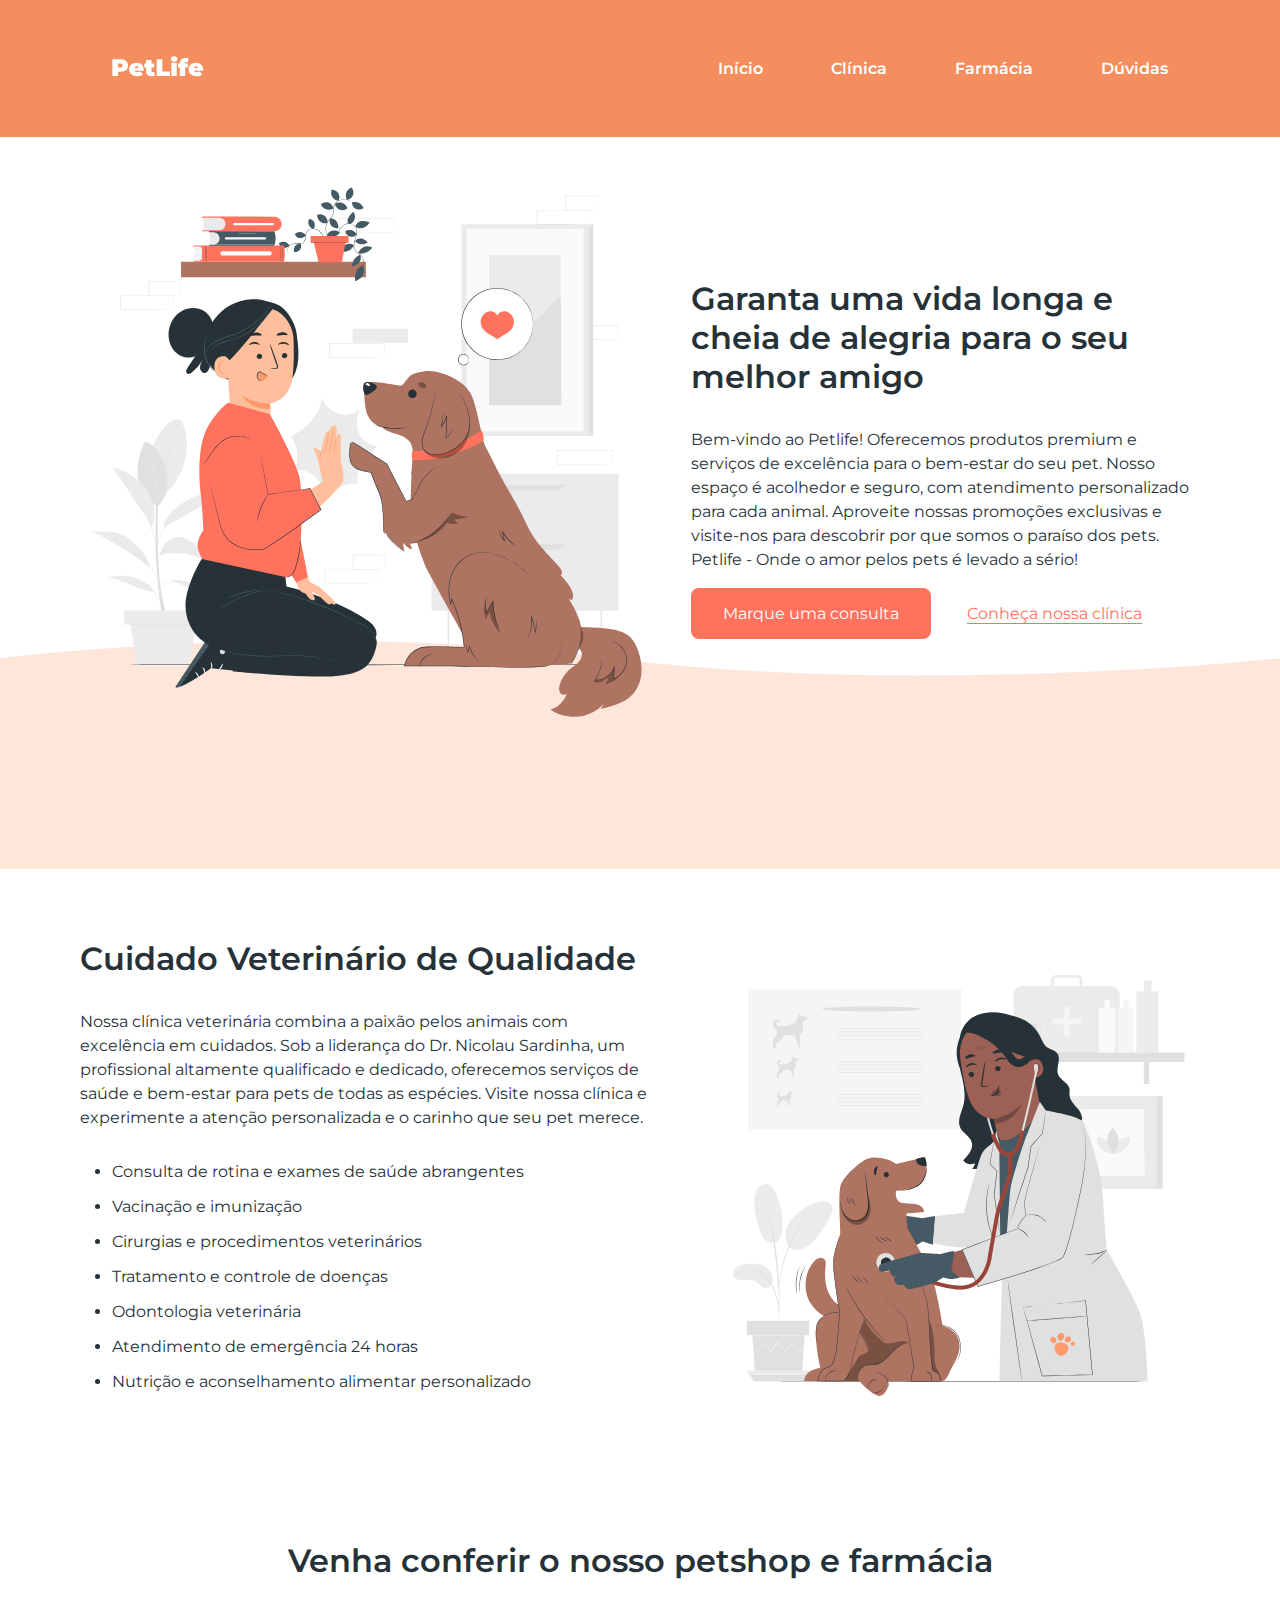
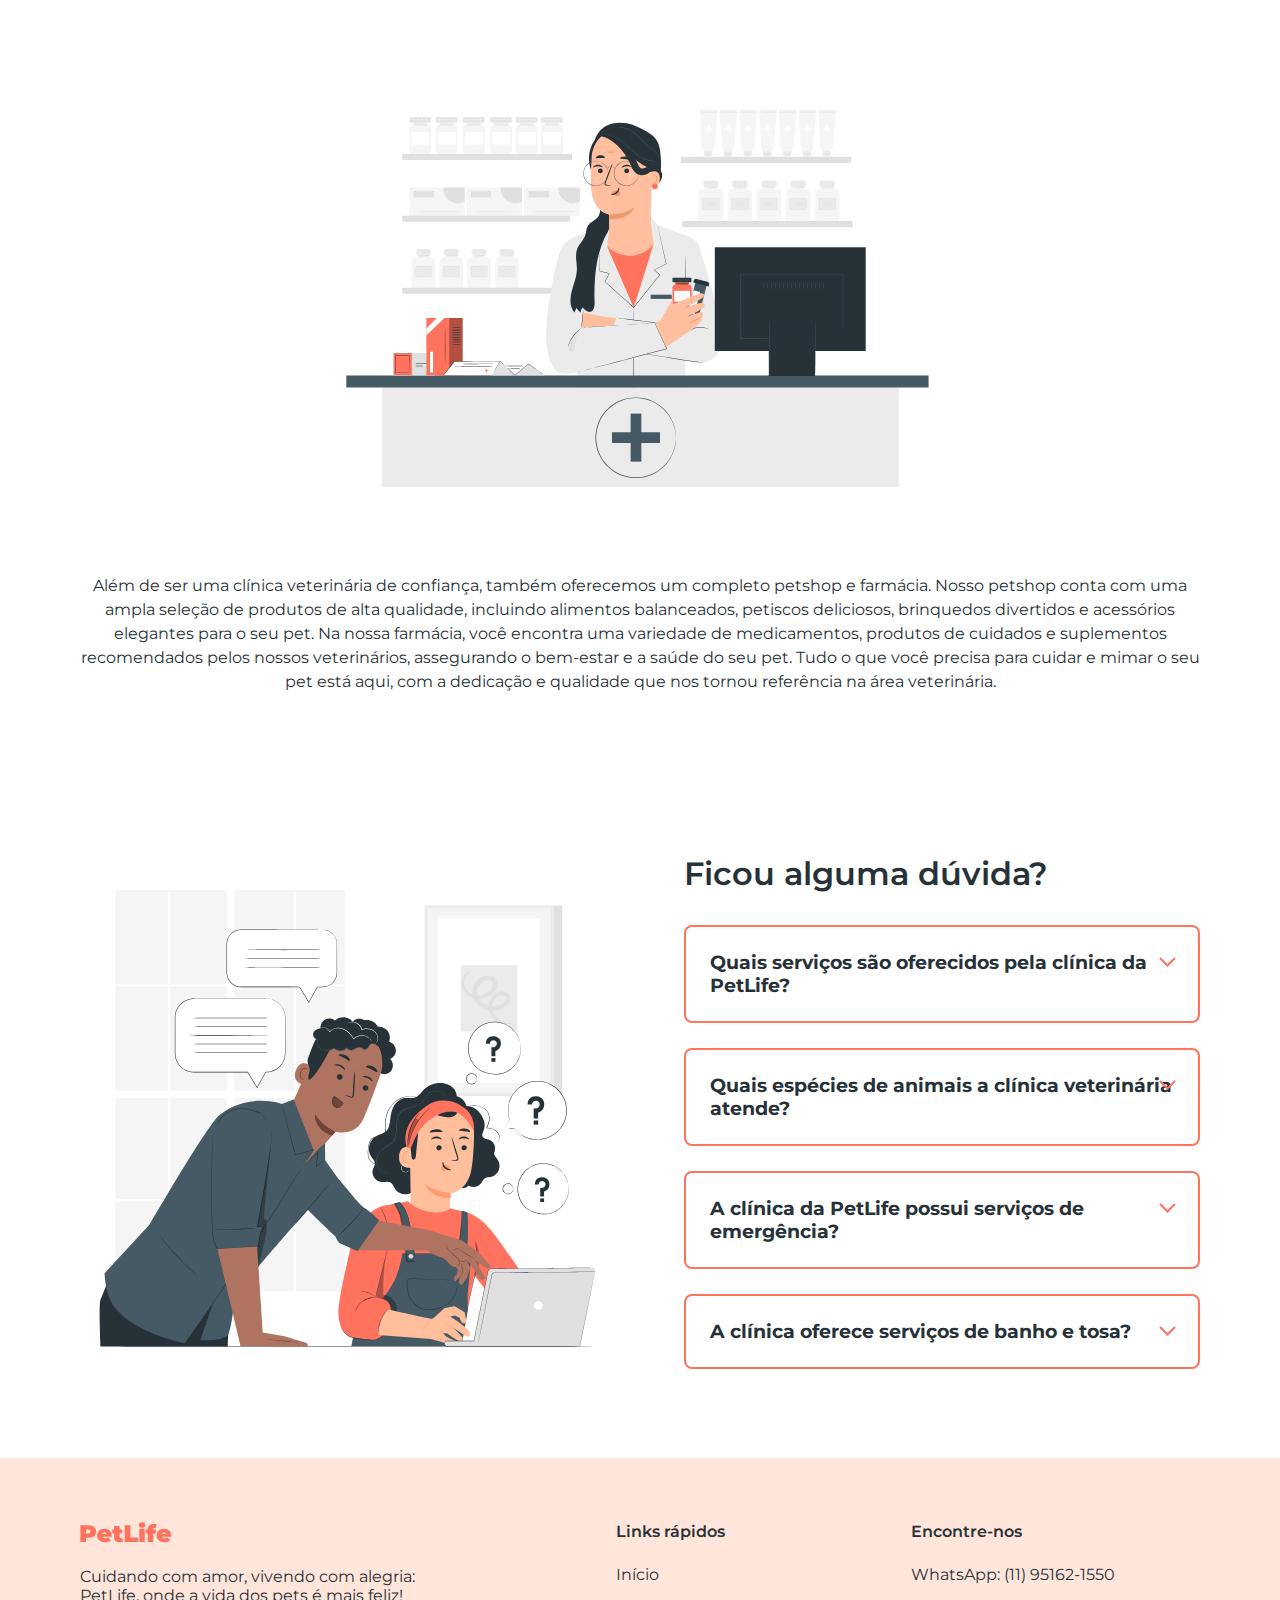
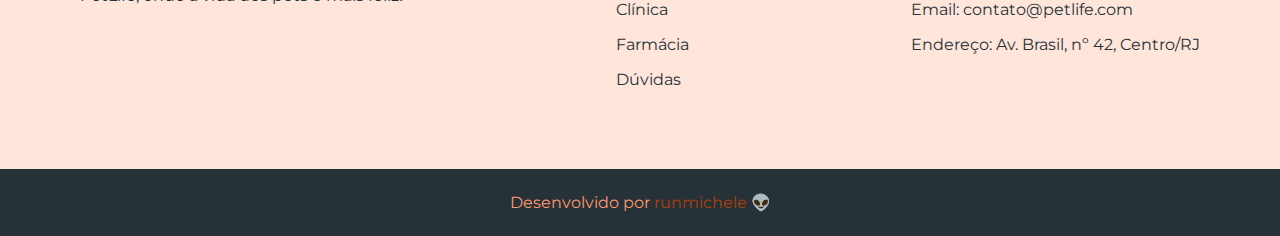
<file: index.html>
<!DOCTYPE html>
<html lang="pt-BR">
<head>
    <meta charset="UTF-8">
    <title> PetLife </title>
    <link href="https://runmichele.com/site_clinica_veterinaria/index.css" rel="stylesheet" />
    <script src="https://runmichele.com/site_clinica_veterinaria/index.js"></script>
  
    <meta name="description" content="Garanta uma vida longa e cheia de alegria para o seu melhor amigo">
    <link rel="stylesheet" href="index.css">
    <link rel="preconnect" href="https://fonts.googleapis.com">
    <link rel="preconnect" href="https://fonts.gstatic.com" crossorigin>
    <link href="https://fonts.googleapis.com/css2?family=Montserrat:ital,wght@0,100..900;1,100..900&display=swap" rel="stylesheet">
</head>
<body>
    <header>
        <a href="index.html">
            <img src="img/logo-white.svg" alt="PetLife">
        </a>
        <nav>
            <a href="#inicio">Início</a>
            <a href="#clinica">Clínica</a>
            <a href="#farmacia">Farmácia</a>
            <a href="#duvidas">Dúvidas</a>
        </nav>
    </header>

    <main>
        <section id="inicio">
            <img src="img/start-img.svg" alt="" width="580" height="580">
            <div>
                <h1>Garanta uma vida longa e cheia de alegria para o seu melhor amigo</h1>
                <p class="paragrafo"> Bem-vindo ao Petlife! Oferecemos produtos premium e serviços de excelência para o bem-estar do seu pet. Nosso espaço é acolhedor e seguro, com atendimento personalizado para cada animal. Aproveite nossas promoções exclusivas e visite-nos para descobrir por que somos o paraíso dos pets. Petlife - Onde o amor pelos pets é levado a sério!</p>
                <a class="botao" href="http://wa.me/5511951621550" target="_blank">Marque uma consulta</a>
                <a class="botao-transparente" href="#clinica">Conheça nossa clínica</a>
            </div>
            <img class="absolute" src="img/shape.svg" alt="">
        </section>

        <!-- Seção da clínica -->
        <section id="clinica">
            <div>
                <h2>Cuidado Veterinário de Qualidade</h2>
                <p class="paragrafo">
                    Nossa clínica veterinária combina a paixão pelos animais com excelência em cuidados. 
                    Sob a liderança do Dr. Nicolau Sardinha, um profissional altamente qualificado e dedicado, oferecemos serviços de saúde e bem-estar para pets de todas as espécies. Visite nossa clínica e experimente a atenção personalizada e o carinho que seu pet merece.  
                </p>
                <ul>
                    <li>Consulta de rotina e exames de saúde abrangentes</li>
                    <li>Vacinação e imunização</li>
                    <li>Cirurgias e procedimentos veterinários</li>
                    <li>Tratamento e controle de doenças</li>
                    <li>Odontologia veterinária</li>
                    <li>Atendimento de emergência 24 horas</li>
                    <li>Nutrição e aconselhamento alimentar personalizado</li>
                </ul>
            </div>
            <img src="img/clinic-img.svg" alt="" width="480" height="480" loading="lazy">
        </section>

        <!-- Seção farmácia/petshop -->
        <section id="farmacia">
            <h2>Venha conferir o nosso petshop e farmácia</h2>
            <img src="img/shop-img.svg" alt="" width="645" height="430" loading="lazy">
            <p class="paragrafo"> 
                Além de ser uma clínica veterinária de confiança, também oferecemos um completo petshop e farmácia. Nosso petshop conta com uma ampla seleção de produtos de alta qualidade, incluindo alimentos balanceados, petiscos deliciosos, brinquedos divertidos e acessórios elegantes para o seu pet. Na nossa farmácia, você encontra uma variedade de medicamentos, produtos de cuidados e suplementos recomendados pelos nossos veterinários, assegurando o bem-estar e a saúde do seu pet. Tudo o que você precisa para cuidar e mimar o seu pet está aqui, com a dedicação e qualidade que nos tornou referência na área veterinária.
            </p>
        </section>

        <!-- Seção dúvidas frequentes -->
        <section id="duvidas">
            <img src="img/faq-img.svg" alt="" width="540" height="540" loading="lazy">
            <div>
                <h2>Ficou alguma dúvida?</h2>
                <div class="duvida">
                    <h3>Quais serviços são oferecidos pela clínica da PetLife?</h3>
                    <img src="img/arrow-down.svg" alt="">
                    <p class="paragrafo"> 
                        A clínica da PetLife oferece uma ampla gama de serviços, incluindo consultas de rotina, vacinação, cirurgias, tratamento de doenças, cuidados odontológicos, atendimento de emergência 24 horas, programas de prevenção de pulgas, carrapatos e vermes, entre outros. Nosso objetivo é fornecer cuidados abrangentes e personalizados para garantir a saúde e o bem-estar do seu pet.
                    </p>
                </div>
                <div class="duvida">
                    <h3>Quais espécies de animais a clínica veterinária atende?</h3>
                    <img src="img/arrow-down.svg" alt="">
                    <p class="paragrafo">
                        A clínica atende animais de estimação de todas as espécies, incluindo cães, gatos, pássaros, roedores e répteis. Nossos profissionais possuem conhecimento e experiência para cuidar de diferentes tipos de animais, oferecendo um atendimento especializado e dedicado a cada um deles.
                    </p>
                </div>
                <div class="duvida">
                    <h3>A clínica da PetLife possui serviços de emergência?</h3>
                    <img src="img/arrow-down.svg" alt="">
                    <p class="paragrafo">
                        Sim, oferecemos serviços de emergência 24 horas. Se o seu animal de estimação precisar de atendimento veterinário imediato fora do horário de expediente, nossa equipe está pronta para ajudar, fornecendo cuidados urgentes e tratamento adequado para garantir o bem-estar do seu pet.
                    </p>
                </div>
                <div class="duvida">
                    <h3>A clínica oferece serviços de banho e tosa?</h3>
                    <img src="img/arrow-down.svg" alt="">
                    <p class="paragrafo">
                        Sim, temos serviços profissionais de banho e tosa. Nossa equipe de profissionais experientes garante que seu pet receba cuidados adequados, usando produtos de alta qualidade e técnicas seguras. O banho e tosa ajudam a manter a higiene, a saúde da pele e pelagem do seu pet, além de proporcionar uma experiência relaxante e agradável para eles.
                    </p>
                </div>
            </div>
        </section>
    </main>

    <!-- Rodapé -->
    <footer>
        <div>
            <img src="img/logo.svg" alt="PetLife">
            <p> Cuidando com amor, vivendo com alegria: PetLife, onde a vida dos pets é mais feliz!</p>
        </div>
        <div>
            <strong class="titulo">Links rápidos</strong>
            <nav>
                <a href="#inicio">Início</a>
                <a href="#clinica">Clínica</a>
                <a href="#farmacia">Farmácia</a>
                <a href="#duvidas">Dúvidas</a>
            </nav>
        </div>
        <div>
            <strong class="titulo">Encontre-nos</strong>
            <p>WhatsApp: <a href="http://wa.me/5511951621550" target="_blank">(11) 95162-1550</a></p>
            <p>Email: <a href="mailto:contato@petlife.com">contato@petlife.com</a></p>
            <p>Endereço: Av. Brasil, nº 42, Centro/RJ</p>
        </div>
    </footer>
    <div id="copyright">
        Desenvolvido por <a href="https://github.com/runmichele" target="_blank">runmichele 👽 </a>
    </div>

    <script src="index.js"></script> 
</body>
</html>
</file>
<file: index.css>
* { 
/* color: #ff0000  serve para colorir toa a fonte de uma página */
    box-sizing: border-box;
    font-family: 'montserrat', sans-serif;
    margin: 0;
    padding: 0; /* Retira toda a margem */
} 

body {
    color: #263138
}

/* Caberçalho  */
header {
    background-color: #f58e5e;
    display: flex; /*ativa as propriedades abaixo */
    justify-content: space-between; /*horizontal*/
    align-items: center; /*vertical*/
    padding-top: 24px;
    padding-bottom: 24px;
    padding-left: 80px;
    padding-right:80px;
    /* argin: 10px;
    border: 10px solid #000000;
    padding: 10px; */
} 
/*define apenas o link que está dentro do cabeçalho*/
    header a {
        color: #ffffff;
        font-weight: 600;
        padding: 32px;
        text-decoration: none;
    }
/* Estilos da seção inicial*/

    #inicio {
        display: flex;
        align-items: center; /*start leva para o começo e end para o fim*/ 
        gap: 31px; /*quanbdo define o flex é possível colocar o gap que é um espaçamento*/ 
        /* topo, direita, baixo, esquerda*/
        padding: 24px 80px 128px 80px;
        position: relative;
    }
    
    h1,
    h2 {
        font-weight: 600;
        font-size: 32px;
        margin-bottom: 32px;
    }

    .paragrafo {
        line-height: 150%;
        margin-bottom: 32px;
/*diferenças entre id e class: o id é único, não vou ter outro elemento com o id de iniciio, por exemplo 
e o class pode repetir a mesma classe em todos os elementos*/
    }

    .botao{
        background-color: #ff725e;
        border-radius: 8px;
        color: #ffffff;
        /*vertical e horizontal*/
        padding: 16px 32px;
        text-decoration: none;
    }

    .botao-transparente {
        background-color: transparent;
        color: #ff725e;
        padding: 16px 32px;
        text-underline-offset: 4px;
    }

    .absolute {
        position: absolute;
        bottom: 0;
        left: 0;
        width: 100%;
        z-index: -10; /*profundidade do elemento*/
    }

    #clinica {
        display: flex;
        align-items: center;
        gap: 64px; /*gap é separação*/
        padding: 64px 80px;
    }
    #clinica li {
        margin-bottom: 16px;
        margin-left: 32px;
    }

    /*Seção petshop e farmácia */
    #farmacia {
    padding: 64px 80px;
    text-align: center; /*alinhas o texto*/
    }

    #farmacia img {
    margin: 64px auto;
    }

    #farmacia.paragrafo {
    max-width: 950px;
    margin: 0 auto; /*calcula de forma automática tanto a margem da direita como da esquerda*/
    }

   /* Seção dúvidas frequentes */
#duvidas {
    display: flex;
    align-items: start;
    gap: 64px;
    padding: 64px 80px;
  }

  .duvida {
    position: relative;
  }
  
  .duvida h3 {
    border: 2px solid #ff725e; 
    border-radius: 8px;
    cursor: pointer;
    display: block;
    padding: 24px;
  }

  .duvida img {
    position: absolute; 
    top: 32px;
    right: 24px;
  }

  .duvida .paragrafo {
    border-right: 1px solid #FF725E;
    border-bottom: 1px solid #FF725E;
    border-left: 1px solid #FF725E;
    border-radius: 0 0 8px 8px;
    margin-top: -8px;
    padding: 0 24px;
    height: 0;
    overflow: hidden;
    opacity: 0;
    transition: .2s;
  }

  .duvida.ativa .paragrafo {
    height: fit-content;
    opacity: 1;
    padding: 24px;
  }

  footer {
    background-color: rgba(255, 152, 108, 0.25);
    display: flex;
    justify-content: space-between;
    gap: 80px;
    padding: 64px 80px;
  }

  footer img,
  footer .titulo {
    display: block;  /*no strong por padrão não é possivel colocar margem, mas pode colcar o display block*/
    font-weight: 600;
    margin-bottom: 24px;
  }
  
  footer nav a {
    color: #263138;
    display: block;
    margin-bottom: 16px;
    text-decoration: none;
  }

  footer p {
    margin-bottom: 16px;
    max-width: 350px;
   }

  footer p a {
    color: #263138;
    text-decoration: none;
  }

  #copyright {
    background-color: #263138;
    color: #ff9a6c;
    padding:24px;
    text-align: center;
  }

  #copyright a {
    color: #af3f0a;
    text-decoration: none;
  }
</file>
